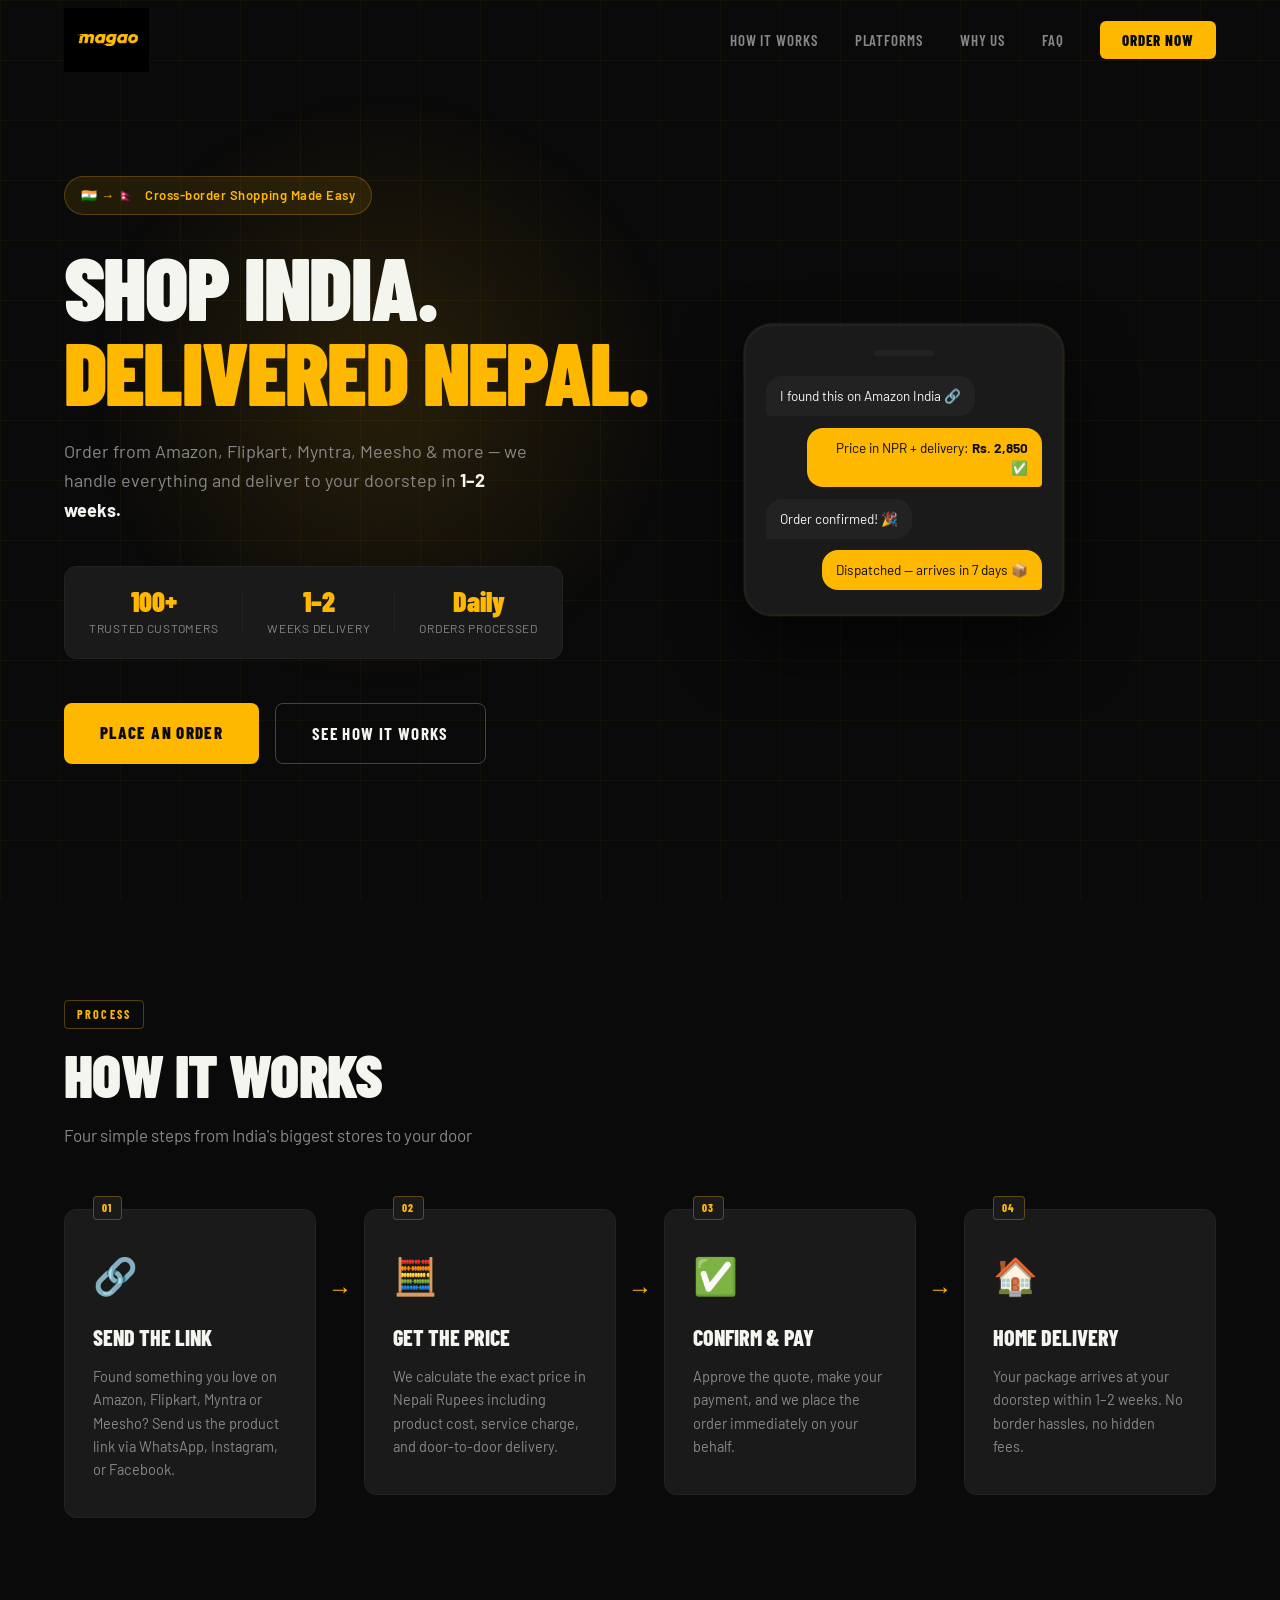
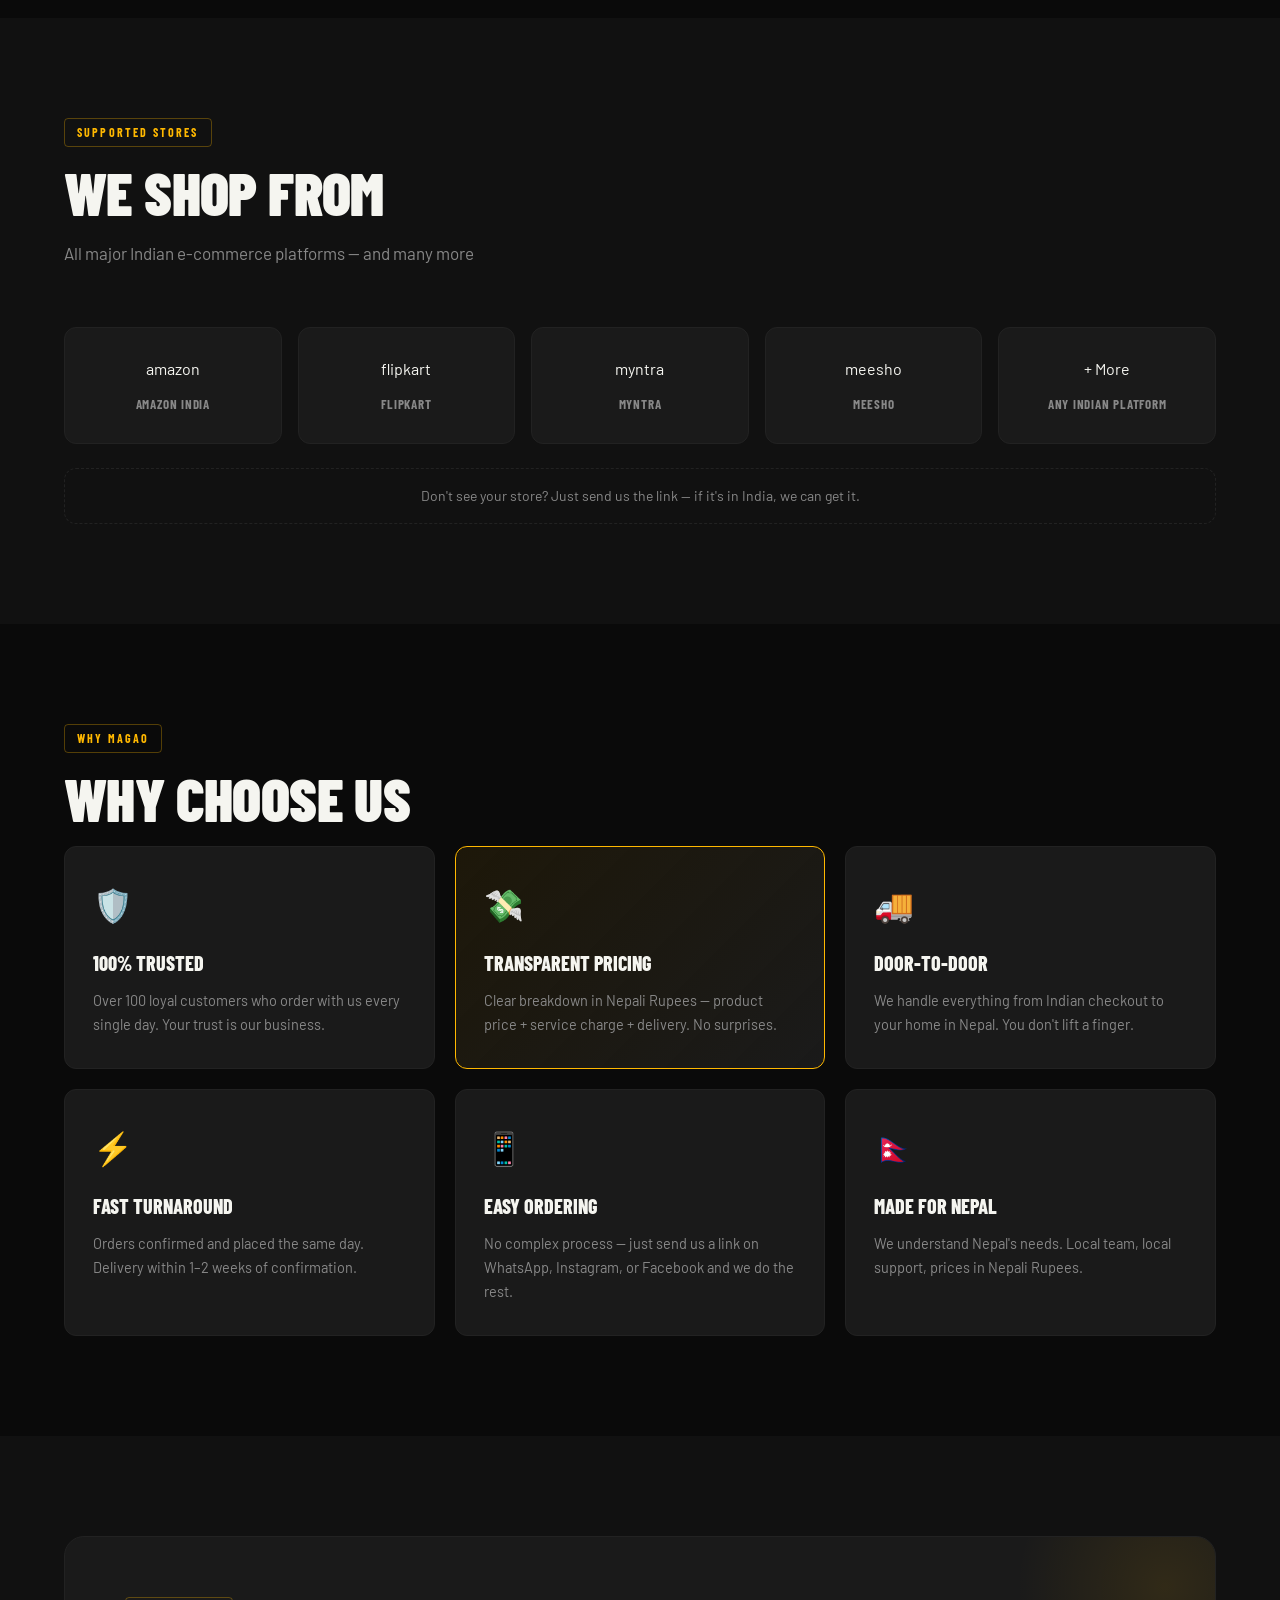
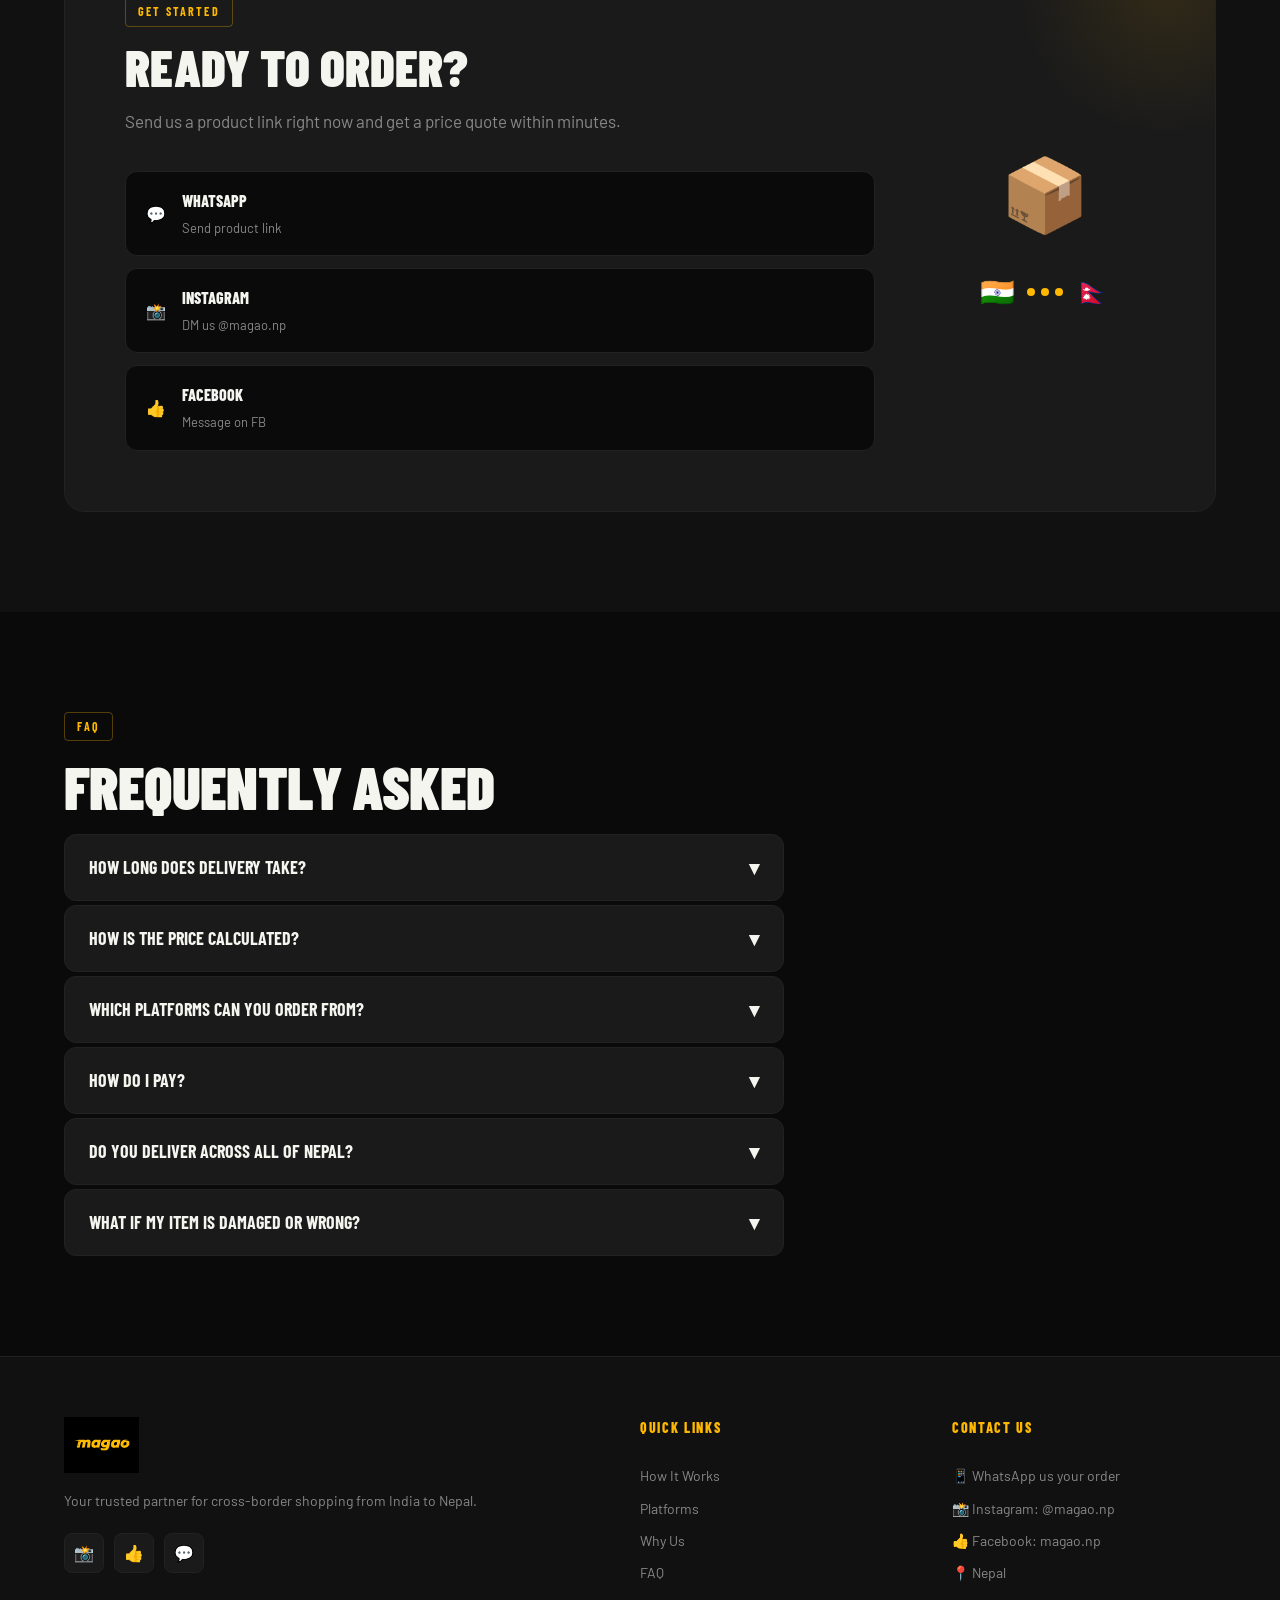
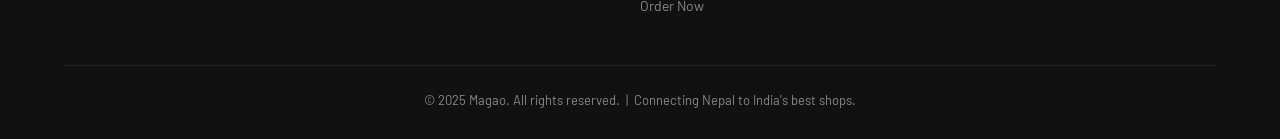
<file: magao.html>
<!DOCTYPE html>
<html lang="en">
<head>
  <meta charset="UTF-8" />
  <meta name="viewport" content="width=device-width, initial-scale=1.0" />
  <title>Magao — Order from India, Delivered to Nepal</title>
  <link rel="stylesheet" href="style.css" />
  <link rel="preconnect" href="https://fonts.googleapis.com" />
  <link rel="preconnect" href="https://fonts.gstatic.com" crossorigin />
  <link href="https://fonts.googleapis.com/css2?family=Barlow+Condensed:wght@400;600;700;800;900&family=Barlow:wght@300;400;500;600&display=swap" rel="stylesheet" />
</head>
<body>

  <!-- NAV -->
  <nav id="navbar">
    <div class="nav-inner">
      <a href="#" class="nav-logo">
        <img src="Magao_Yellow-05.png" alt="Magao" />
      </a>
      <ul class="nav-links">
        <li><a href="#how-it-works">How It Works</a></li>
        <li><a href="#platforms">Platforms</a></li>
        <li><a href="#why-us">Why Us</a></li>
        <li><a href="#faq">FAQ</a></li>
        <li><a href="#order" class="nav-cta">Order Now</a></li>
      </ul>
      <button class="hamburger" id="hamburger" aria-label="Toggle menu">
        <span></span><span></span><span></span>
      </button>
    </div>
    <div class="mobile-menu" id="mobile-menu">
      <a href="#how-it-works">How It Works</a>
      <a href="#platforms">Platforms</a>
      <a href="#why-us">Why Us</a>
      <a href="#faq">FAQ</a>
      <a href="#order" class="mobile-cta">Order Now</a>
    </div>
  </nav>

  <!-- HERO -->
  <section class="hero" id="hero">
    <div class="hero-bg">
      <div class="hero-grid"></div>
      <div class="hero-glow"></div>
    </div>
    <div class="hero-content">
      <div class="hero-badge">🇮🇳 → 🇳🇵 &nbsp; Cross-border Shopping Made Easy</div>
      <h1 class="hero-title">
        Shop India.<br />
        <span class="accent">Delivered Nepal.</span>
      </h1>
      <p class="hero-sub">
        Order from Amazon, Flipkart, Myntra, Meesho &amp; more —
        we handle everything and deliver to your doorstep in <strong>1–2 weeks.</strong>
      </p>
      <div class="hero-stats">
        <div class="stat">
          <span class="stat-num">100+</span>
          <span class="stat-label">Trusted Customers</span>
        </div>
        <div class="stat-divider"></div>
        <div class="stat">
          <span class="stat-num">1–2</span>
          <span class="stat-label">Weeks Delivery</span>
        </div>
        <div class="stat-divider"></div>
        <div class="stat">
          <span class="stat-num">Daily</span>
          <span class="stat-label">Orders Processed</span>
        </div>
      </div>
      <div class="hero-actions">
        <a href="#order" class="btn-primary">Place an Order</a>
        <a href="#how-it-works" class="btn-ghost">See How It Works</a>
      </div>
    </div>
    <div class="hero-visual">
      <div class="phone-mockup">
        <div class="phone-screen">
          <div class="chat-bubble left">I found this on Amazon India 🔗</div>
          <div class="chat-bubble right">Price in NPR + delivery: <strong>Rs. 2,850</strong> ✅</div>
          <div class="chat-bubble left">Order confirmed! 🎉</div>
          <div class="chat-bubble right">Dispatched — arrives in 7 days 📦</div>
        </div>
      </div>
    </div>
  </section>

  <!-- HOW IT WORKS -->
  <section class="section how-it-works" id="how-it-works">
    <div class="container">
      <div class="section-label">Process</div>
      <h2 class="section-title">How It Works</h2>
      <p class="section-sub">Four simple steps from India's biggest stores to your door</p>
      <div class="steps">
        <div class="step" data-step="01">
          <div class="step-icon">🔗</div>
          <h3>Send the Link</h3>
          <p>Found something you love on Amazon, Flipkart, Myntra or Meesho? Send us the product link via WhatsApp, Instagram, or Facebook.</p>
        </div>
        <div class="step-arrow">→</div>
        <div class="step" data-step="02">
          <div class="step-icon">🧮</div>
          <h3>Get the Price</h3>
          <p>We calculate the exact price in Nepali Rupees including product cost, service charge, and door-to-door delivery.</p>
        </div>
        <div class="step-arrow">→</div>
        <div class="step" data-step="03">
          <div class="step-icon">✅</div>
          <h3>Confirm &amp; Pay</h3>
          <p>Approve the quote, make your payment, and we place the order immediately on your behalf.</p>
        </div>
        <div class="step-arrow">→</div>
        <div class="step" data-step="04">
          <div class="step-icon">🏠</div>
          <h3>Home Delivery</h3>
          <p>Your package arrives at your doorstep within 1–2 weeks. No border hassles, no hidden fees.</p>
        </div>
      </div>
    </div>
  </section>

  <!-- PLATFORMS -->
  <section class="section platforms" id="platforms">
    <div class="container">
      <div class="section-label">Supported Stores</div>
      <h2 class="section-title">We Shop From</h2>
      <p class="section-sub">All major Indian e-commerce platforms — and many more</p>
      <div class="platforms-grid">
        <div class="platform-card amazon">
          <div class="platform-logo">amazon</div>
          <span>Amazon India</span>
        </div>
        <div class="platform-card flipkart">
          <div class="platform-logo">flipkart</div>
          <span>Flipkart</span>
        </div>
        <div class="platform-card myntra">
          <div class="platform-logo">myntra</div>
          <span>Myntra</span>
        </div>
        <div class="platform-card meesho">
          <div class="platform-logo">meesho</div>
          <span>Meesho</span>
        </div>
        <div class="platform-card other">
          <div class="platform-logo">+ More</div>
          <span>Any Indian Platform</span>
        </div>
      </div>
      <p class="platforms-note">Don't see your store? Just send us the link — if it's in India, we can get it.</p>
    </div>
  </section>

  <!-- WHY US -->
  <section class="section why-us" id="why-us">
    <div class="container">
      <div class="section-label">Why Magao</div>
      <h2 class="section-title">Why Choose Us</h2>
      <div class="features-grid">
        <div class="feature-card">
          <div class="feature-icon">🛡️</div>
          <h3>100% Trusted</h3>
          <p>Over 100 loyal customers who order with us every single day. Your trust is our business.</p>
        </div>
        <div class="feature-card highlight">
          <div class="feature-icon">💸</div>
          <h3>Transparent Pricing</h3>
          <p>Clear breakdown in Nepali Rupees — product price + service charge + delivery. No surprises.</p>
        </div>
        <div class="feature-card">
          <div class="feature-icon">🚚</div>
          <h3>Door-to-Door</h3>
          <p>We handle everything from Indian checkout to your home in Nepal. You don't lift a finger.</p>
        </div>
        <div class="feature-card">
          <div class="feature-icon">⚡</div>
          <h3>Fast Turnaround</h3>
          <p>Orders confirmed and placed the same day. Delivery within 1–2 weeks of confirmation.</p>
        </div>
        <div class="feature-card">
          <div class="feature-icon">📱</div>
          <h3>Easy Ordering</h3>
          <p>No complex process — just send us a link on WhatsApp, Instagram, or Facebook and we do the rest.</p>
        </div>
        <div class="feature-card">
          <div class="feature-icon">🇳🇵</div>
          <h3>Made for Nepal</h3>
          <p>We understand Nepal's needs. Local team, local support, prices in Nepali Rupees.</p>
        </div>
      </div>
    </div>
  </section>

  <!-- ORDER CTA -->
  <section class="section order-cta" id="order">
    <div class="container">
      <div class="cta-box">
        <div class="cta-content">
          <div class="section-label">Get Started</div>
          <h2>Ready to Order?</h2>
          <p>Send us a product link right now and get a price quote within minutes.</p>
          <div class="contact-channels">
            <a href="https://wa.me/977XXXXXXXXXX" class="channel whatsapp" target="_blank" rel="noopener">
              <span class="channel-icon">💬</span>
              <div>
                <strong>WhatsApp</strong>
                <small>Send product link</small>
              </div>
            </a>
            <a href="https://instagram.com/magao.np" class="channel instagram" target="_blank" rel="noopener">
              <span class="channel-icon">📸</span>
              <div>
                <strong>Instagram</strong>
                <small>DM us @magao.np</small>
              </div>
            </a>
            <a href="https://facebook.com/magao.np" class="channel facebook" target="_blank" rel="noopener">
              <span class="channel-icon">👍</span>
              <div>
                <strong>Facebook</strong>
                <small>Message on FB</small>
              </div>
            </a>
          </div>
        </div>
        <div class="cta-illustration">
          <div class="package-anim">
            <div class="pkg-box">📦</div>
            <div class="pkg-path">
              <span>🇮🇳</span>
              <div class="pkg-dots"><span></span><span></span><span></span></div>
              <span>🇳🇵</span>
            </div>
          </div>
        </div>
      </div>
    </div>
  </section>

  <!-- FAQ -->
  <section class="section faq-section" id="faq">
    <div class="container">
      <div class="section-label">FAQ</div>
      <h2 class="section-title">Frequently Asked</h2>
      <div class="faq-list">
        <div class="faq-item">
          <button class="faq-q">How long does delivery take? <span class="faq-chevron">▾</span></button>
          <div class="faq-a">Typically 1–2 weeks from the date of order confirmation. This includes order placement, shipping from India, and cross-border delivery to your doorstep in Nepal.</div>
        </div>
        <div class="faq-item">
          <button class="faq-q">How is the price calculated? <span class="faq-chevron">▾</span></button>
          <div class="faq-a">We convert the Indian product price to Nepali Rupees and add a service charge plus delivery charge. You get a full breakdown before confirming — no hidden fees.</div>
        </div>
        <div class="faq-item">
          <button class="faq-q">Which platforms can you order from? <span class="faq-chevron">▾</span></button>
          <div class="faq-a">We primarily order from Amazon India, Flipkart, Myntra, and Meesho. However, we can order from most Indian e-commerce platforms — just send us the link and we'll confirm.</div>
        </div>
        <div class="faq-item">
          <button class="faq-q">How do I pay? <span class="faq-chevron">▾</span></button>
          <div class="faq-a">We accept eSewa, Khalti, and bank transfers. Payment is required after you confirm the price quote and before we place your order.</div>
        </div>
        <div class="faq-item">
          <button class="faq-q">Do you deliver across all of Nepal? <span class="faq-chevron">▾</span></button>
          <div class="faq-a">Yes! We provide home delivery service across Nepal. Delivery charges may vary based on your location.</div>
        </div>
        <div class="faq-item">
          <button class="faq-q">What if my item is damaged or wrong? <span class="faq-chevron">▾</span></button>
          <div class="faq-a">We carefully inspect all packages before shipping. If an item arrives damaged or incorrect, contact us immediately via WhatsApp and we will do our best to resolve it.</div>
        </div>
      </div>
    </div>
  </section>

  <!-- FOOTER -->
  <footer class="footer">
    <div class="container">
      <div class="footer-top">
        <div class="footer-brand">
          <img src="Magao_Yellow-05.png" alt="Magao" class="footer-logo" />
          <p>Your trusted partner for cross-border shopping from India to Nepal.</p>
          <div class="footer-socials">
            <a href="https://instagram.com/magao.np" target="_blank" aria-label="Instagram">📸</a>
            <a href="https://facebook.com/magao.np" target="_blank" aria-label="Facebook">👍</a>
            <a href="https://wa.me/977XXXXXXXXXX" target="_blank" aria-label="WhatsApp">💬</a>
          </div>
        </div>
        <div class="footer-links">
          <h4>Quick Links</h4>
          <a href="#how-it-works">How It Works</a>
          <a href="#platforms">Platforms</a>
          <a href="#why-us">Why Us</a>
          <a href="#faq">FAQ</a>
          <a href="#order">Order Now</a>
        </div>
        <div class="footer-contact">
          <h4>Contact Us</h4>
          <p>📱 WhatsApp us your order</p>
          <p>📸 Instagram: @magao.np</p>
          <p>👍 Facebook: magao.np</p>
          <p>📍 Nepal</p>
        </div>
      </div>
      <div class="footer-bottom">
        <p>© 2025 Magao. All rights reserved. &nbsp;|&nbsp; Connecting Nepal to India's best shops.</p>
      </div>
    </div>
  </footer>

  <script src="script.js"></script>
</body>
</html>
</file>
<file: style.css>
/* =========================================
   MAGAO — Global Styles
   ========================================= */

:root {
  --gold: #FFB800;
  --gold-dark: #e6a500;
  --gold-light: #ffd04d;
  --black: #0a0a0a;
  --dark: #111111;
  --dark2: #1a1a1a;
  --dark3: #222222;
  --white: #f5f5f0;
  --gray: #888888;
  --gray-light: #444444;
  --font-display: 'Barlow Condensed', sans-serif;
  --font-body: 'Barlow', sans-serif;
  --radius: 12px;
  --radius-lg: 20px;
  --transition: 0.3s cubic-bezier(0.4, 0, 0.2, 1);
}

*, *::before, *::after { box-sizing: border-box; margin: 0; padding: 0; }
html { scroll-behavior: smooth; }
body {
  background: var(--black);
  color: var(--white);
  font-family: var(--font-body);
  font-size: 16px;
  line-height: 1.6;
  overflow-x: hidden;
}
a { text-decoration: none; color: inherit; }
img { display: block; max-width: 100%; }
ul { list-style: none; }
button { cursor: pointer; border: none; background: none; font-family: inherit; }

/* ---- NAVBAR ---- */
#navbar {
  position: fixed;
  top: 0; left: 0; right: 0;
  z-index: 100;
  background: transparent;
  transition: background var(--transition), box-shadow var(--transition);
}
#navbar.scrolled {
  background: rgba(10,10,10,0.97);
  box-shadow: 0 2px 24px rgba(0,0,0,0.5);
  backdrop-filter: blur(12px);
}
.nav-inner {
  max-width: 1200px;
  margin: 0 auto;
  padding: 0 24px;
  height: 80px;
  display: flex;
  align-items: center;
  justify-content: space-between;
}

/* LOGO — transparent background, bigger size */
.nav-logo {
  display: flex;
  align-items: center;
  background: transparent;
}
.nav-logo img {
  height: 64px;
  width: auto;
  background: transparent;
  mix-blend-mode: normal;
  /* Force no background bleed */
  image-rendering: auto;
}

.nav-links {
  display: flex;
  align-items: center;
  gap: 36px;
}
.nav-links a {
  font-family: var(--font-display);
  font-size: 15px;
  font-weight: 600;
  letter-spacing: 0.06em;
  text-transform: uppercase;
  color: var(--gray);
  transition: color var(--transition);
}
.nav-links a:hover { color: var(--white); }
.nav-cta {
  background: var(--gold) !important;
  color: var(--black) !important;
  padding: 10px 22px;
  border-radius: 6px;
  font-weight: 800 !important;
  transition: background var(--transition), transform var(--transition) !important;
}
.nav-cta:hover { background: var(--gold-light) !important; transform: translateY(-1px); }

.hamburger { display: none; flex-direction: column; gap: 5px; padding: 4px; }
.hamburger span { display: block; width: 24px; height: 2px; background: var(--white); border-radius: 2px; transition: var(--transition); }
.hamburger.open span:nth-child(1) { transform: translateY(7px) rotate(45deg); }
.hamburger.open span:nth-child(2) { opacity: 0; }
.hamburger.open span:nth-child(3) { transform: translateY(-7px) rotate(-45deg); }

.mobile-menu {
  display: none;
  flex-direction: column;
  background: var(--dark);
  padding: 16px 24px 24px;
  gap: 4px;
  border-top: 1px solid var(--dark3);
}
.mobile-menu a {
  padding: 12px 0;
  font-family: var(--font-display);
  font-size: 18px;
  font-weight: 700;
  text-transform: uppercase;
  letter-spacing: 0.06em;
  color: var(--gray);
  border-bottom: 1px solid var(--dark3);
}
.mobile-menu a:last-child { border-bottom: none; }
.mobile-cta { color: var(--gold) !important; }
.mobile-menu.open { display: flex; }

/* ---- SHARED ---- */
.container { max-width: 1200px; margin: 0 auto; padding: 0 24px; }
.section { padding: 100px 0; }
.section-label {
  display: inline-block;
  font-family: var(--font-display);
  font-size: 12px;
  font-weight: 700;
  letter-spacing: 0.18em;
  text-transform: uppercase;
  color: var(--gold);
  margin-bottom: 14px;
  padding: 4px 12px;
  border: 1px solid rgba(255,184,0,0.3);
  border-radius: 4px;
}
.section-title {
  font-family: var(--font-display);
  font-size: clamp(36px, 5vw, 60px);
  font-weight: 900;
  line-height: 1.05;
  text-transform: uppercase;
  letter-spacing: -0.01em;
  margin-bottom: 16px;
}
.section-sub { color: var(--gray); font-size: 17px; max-width: 540px; margin-bottom: 60px; }
.btn-primary {
  display: inline-block;
  background: var(--gold);
  color: var(--black);
  font-family: var(--font-display);
  font-size: 17px;
  font-weight: 800;
  text-transform: uppercase;
  letter-spacing: 0.08em;
  padding: 16px 36px;
  border-radius: 8px;
  transition: background var(--transition), transform var(--transition), box-shadow var(--transition);
}
.btn-primary:hover { background: var(--gold-light); transform: translateY(-2px); box-shadow: 0 8px 32px rgba(255,184,0,0.3); }
.btn-ghost {
  display: inline-block;
  color: var(--white);
  font-family: var(--font-display);
  font-size: 17px;
  font-weight: 700;
  text-transform: uppercase;
  letter-spacing: 0.08em;
  padding: 16px 36px;
  border-radius: 8px;
  border: 1px solid var(--gray-light);
  transition: border-color var(--transition), color var(--transition);
}
.btn-ghost:hover { border-color: var(--white); }

/* ---- HERO ---- */
.hero {
  min-height: 100vh;
  display: flex;
  align-items: center;
  padding: 100px 24px 60px;
  max-width: 1200px;
  margin: 0 auto;
  gap: 60px;
  position: relative;
}
.hero-bg { position: fixed; inset: 0; z-index: -1; pointer-events: none; }
.hero-grid {
  position: absolute; inset: 0;
  background-image: linear-gradient(rgba(255,184,0,0.04) 1px, transparent 1px), linear-gradient(90deg, rgba(255,184,0,0.04) 1px, transparent 1px);
  background-size: 60px 60px;
}
.hero-glow {
  position: absolute; top: 10%; left: 30%;
  width: 600px; height: 600px;
  background: radial-gradient(circle, rgba(255,184,0,0.12) 0%, transparent 70%);
  transform: translateX(-50%);
}
.hero-content { flex: 1; max-width: 620px; animation: fadeUp 0.8s ease both; }
.hero-badge {
  display: inline-flex;
  align-items: center;
  gap: 8px;
  font-size: 13px;
  font-weight: 600;
  color: var(--gold);
  background: rgba(255,184,0,0.1);
  border: 1px solid rgba(255,184,0,0.25);
  padding: 8px 16px;
  border-radius: 100px;
  margin-bottom: 28px;
  letter-spacing: 0.04em;
}
.hero-title {
  font-family: var(--font-display);
  font-size: clamp(52px, 7vw, 92px);
  font-weight: 900;
  line-height: 0.95;
  text-transform: uppercase;
  letter-spacing: -0.02em;
  margin-bottom: 24px;
}
.accent { color: var(--gold); }
.hero-sub { font-size: 18px; color: var(--gray); line-height: 1.65; margin-bottom: 40px; max-width: 480px; }
.hero-sub strong { color: var(--white); }
.hero-stats {
  display: flex;
  align-items: center;
  gap: 24px;
  margin-bottom: 44px;
  padding: 20px 24px;
  background: var(--dark2);
  border: 1px solid var(--dark3);
  border-radius: var(--radius);
  width: fit-content;
}
.stat { text-align: center; }
.stat-num { display: block; font-family: var(--font-display); font-size: 28px; font-weight: 900; color: var(--gold); line-height: 1; }
.stat-label { display: block; font-size: 12px; color: var(--gray); text-transform: uppercase; letter-spacing: 0.06em; margin-top: 4px; }
.stat-divider { width: 1px; height: 40px; background: var(--dark3); }
.hero-actions { display: flex; gap: 16px; flex-wrap: wrap; }

/* Phone mockup */
.hero-visual { flex: 0 0 320px; animation: fadeUp 0.8s 0.2s ease both; }
.phone-mockup {
  background: var(--dark2);
  border: 2px solid var(--dark3);
  border-radius: 28px;
  padding: 24px 20px;
  box-shadow: 0 32px 64px rgba(0,0,0,0.6), 0 0 0 1px rgba(255,184,0,0.1);
}
.phone-mockup::before {
  content: '';
  display: block;
  width: 60px; height: 6px;
  background: var(--dark3);
  border-radius: 3px;
  margin: 0 auto 20px;
}
.phone-screen { display: flex; flex-direction: column; gap: 12px; }
.chat-bubble {
  max-width: 85%;
  padding: 10px 14px;
  border-radius: 16px;
  font-size: 13.5px;
  line-height: 1.45;
  animation: bubbleIn 0.4s ease both;
}
.chat-bubble.left { background: var(--dark3); color: var(--white); border-bottom-left-radius: 4px; align-self: flex-start; }
.chat-bubble.right { background: var(--gold); color: var(--black); border-bottom-right-radius: 4px; align-self: flex-end; text-align: right; }
.chat-bubble:nth-child(1) { animation-delay: 0.6s; }
.chat-bubble:nth-child(2) { animation-delay: 1.0s; }
.chat-bubble:nth-child(3) { animation-delay: 1.4s; }
.chat-bubble:nth-child(4) { animation-delay: 1.8s; }

/* ---- JOURNEY SECTION ---- */
.journey-section {
  padding: 100px 0;
  background: var(--dark);
  overflow: hidden;
}
.journey-track {
  display: flex;
  align-items: center;
  justify-content: space-between;
  position: relative;
  flex-wrap: nowrap;
  gap: 0;
}

/* Individual node */
.journey-node {
  display: flex;
  flex-direction: column;
  align-items: center;
  text-align: center;
  flex: 0 0 auto;
  width: 120px;
  opacity: 0;
  transform: translateY(20px);
  transition: opacity 0.5s ease, transform 0.5s ease;
}
.journey-node.visible { opacity: 1; transform: none; }

.journey-icon-wrap {
  width: 72px; height: 72px;
  border-radius: 50%;
  background: var(--dark2);
  border: 2px solid var(--dark3);
  display: flex;
  align-items: center;
  justify-content: center;
  margin-bottom: 14px;
  position: relative;
  transition: border-color 0.4s ease, box-shadow 0.4s ease;
}
.journey-node.visible .journey-icon-wrap {
  border-color: var(--gold);
  box-shadow: 0 0 0 4px rgba(255,184,0,0.1), 0 0 20px rgba(255,184,0,0.2);
}
.journey-final { background: rgba(255,184,0,0.12) !important; border-color: var(--gold) !important; }
.journey-icon { font-size: 28px; }
.journey-label strong {
  display: block;
  font-family: var(--font-display);
  font-size: 14px;
  font-weight: 800;
  text-transform: uppercase;
  color: var(--white);
  margin-bottom: 4px;
}
.journey-label span { font-size: 11px; color: var(--gray); line-height: 1.4; display: block; }

/* Connector between nodes */
.journey-connector {
  flex: 1;
  display: flex;
  flex-direction: column;
  align-items: center;
  position: relative;
  min-width: 60px;
  padding-bottom: 36px;
}
.journey-dot-line {
  display: flex;
  gap: 6px;
  align-items: center;
  justify-content: center;
  margin-bottom: 8px;
}
.jdot {
  width: 6px; height: 6px;
  border-radius: 50%;
  background: var(--dark3);
  display: block;
  transition: background 0.3s ease;
  animation: dotPulse 2s ease-in-out infinite;
}
.jdot:nth-child(2) { animation-delay: 0.15s; }
.jdot:nth-child(3) { animation-delay: 0.30s; }
.jdot:nth-child(4) { animation-delay: 0.45s; }
.jdot:nth-child(5) { animation-delay: 0.60s; }

.journey-moving-icon {
  font-size: 20px;
  animation: moveRight 2.5s ease-in-out infinite;
  display: block;
}

/* ---- HOW IT WORKS ---- */
.how-it-works { background: var(--black); }
.steps { display: flex; align-items: flex-start; gap: 0; flex-wrap: wrap; }
.step {
  flex: 1;
  min-width: 200px;
  padding: 36px 28px;
  background: var(--dark2);
  border: 1px solid var(--dark3);
  border-radius: var(--radius);
  position: relative;
  transition: border-color var(--transition), transform var(--transition);
}
.step:hover { border-color: var(--gold); transform: translateY(-4px); }
.step::before {
  content: attr(data-step);
  position: absolute;
  top: -14px; left: 28px;
  font-family: var(--font-display);
  font-size: 11px;
  font-weight: 800;
  letter-spacing: 0.12em;
  color: var(--gold);
  background: var(--dark2);
  padding: 2px 8px;
  border: 1px solid rgba(255,184,0,0.3);
  border-radius: 4px;
}
.step-icon { font-size: 36px; margin-bottom: 16px; }
.step h3 { font-family: var(--font-display); font-size: 22px; font-weight: 800; text-transform: uppercase; margin-bottom: 10px; }
.step p { color: var(--gray); font-size: 14.5px; line-height: 1.6; }
.step-arrow { display: flex; align-items: center; justify-content: center; font-size: 24px; color: var(--gold); padding: 0 12px; margin-top: 60px; flex: 0 0 auto; }

/* ---- PLATFORMS ---- */
.platforms { background: var(--dark); }
.platforms-grid { display: flex; gap: 16px; flex-wrap: wrap; margin-bottom: 24px; }
.platform-card {
  flex: 1;
  min-width: 140px;
  display: flex;
  flex-direction: column;
  align-items: center;
  gap: 12px;
  padding: 28px 20px;
  border-radius: var(--radius);
  border: 1px solid var(--dark3);
  background: var(--dark2);
  transition: border-color var(--transition), transform var(--transition), box-shadow var(--transition);
  cursor: default;
}
.platform-card:hover { transform: translateY(-4px); box-shadow: 0 12px 32px rgba(0,0,0,0.4); }
.platform-card span {
  font-family: var(--font-display);
  font-size: 13px;
  font-weight: 700;
  text-transform: uppercase;
  letter-spacing: 0.06em;
  color: var(--gray);
}

/* Platform image wrapper — white pill background for logos */
.platform-img-wrap {
  width: 140px;
  height: 52px;
  background: #fff;
  border-radius: 8px;
  display: flex;
  align-items: center;
  justify-content: center;
  padding: 8px 16px;
  overflow: hidden;
}
.platform-img {
  max-width: 100%;
  max-height: 36px;
  width: auto;
  height: auto;
  object-fit: contain;
  display: block;
}
.ajio-wrap { background: #1a1a2e; } /* Ajio logo is light on dark */
.platform-plus {
  font-family: var(--font-display);
  font-size: 32px;
  font-weight: 900;
  color: var(--gold);
}

.amazon:hover { border-color: #FF9900; }
.flipkart:hover { border-color: #2E74D1; }
.myntra:hover { border-color: #FF3F6C; }
.meesho:hover { border-color: #934BDA; }
.nykaa:hover { border-color: #FC2779; }
.ajio:hover { border-color: #e63946; }
.other:hover { border-color: var(--gold); }

.platforms-note {
  color: var(--gray);
  font-size: 14px;
  text-align: center;
  padding: 16px;
  border: 1px dashed var(--dark3);
  border-radius: var(--radius);
}

/* ---- WHY US ---- */
.why-us { background: var(--black); }
.features-grid { display: grid; grid-template-columns: repeat(3, 1fr); gap: 20px; }
.feature-card {
  padding: 32px 28px;
  background: var(--dark2);
  border: 1px solid var(--dark3);
  border-radius: var(--radius);
  transition: border-color var(--transition), transform var(--transition);
}
.feature-card:hover { border-color: rgba(255,184,0,0.4); transform: translateY(-3px); }
.feature-card.highlight {
  border-color: var(--gold);
  background: linear-gradient(135deg, rgba(255,184,0,0.08) 0%, var(--dark2) 100%);
}
.feature-icon { font-size: 32px; margin-bottom: 16px; }
.feature-card h3 { font-family: var(--font-display); font-size: 20px; font-weight: 800; text-transform: uppercase; margin-bottom: 10px; }
.feature-card p { color: var(--gray); font-size: 14.5px; line-height: 1.65; }

/* ---- ORDER CTA ---- */
.order-cta { background: var(--dark); }
.cta-box {
  background: var(--dark2);
  border: 1px solid var(--dark3);
  border-radius: var(--radius-lg);
  padding: 60px;
  display: flex;
  gap: 60px;
  align-items: center;
  position: relative;
  overflow: hidden;
}
.cta-box::before {
  content: '';
  position: absolute;
  top: -100px; right: -100px;
  width: 300px; height: 300px;
  background: radial-gradient(circle, rgba(255,184,0,0.1) 0%, transparent 70%);
  pointer-events: none;
}
.cta-content { flex: 1; }
.cta-content h2 { font-family: var(--font-display); font-size: clamp(36px, 4vw, 56px); font-weight: 900; text-transform: uppercase; line-height: 1; margin-bottom: 16px; }
.cta-content p { color: var(--gray); font-size: 17px; margin-bottom: 36px; }
.cta-content p strong { color: var(--gold); }
.contact-channels { display: flex; flex-direction: column; gap: 12px; }
.channel {
  display: flex;
  align-items: center;
  gap: 16px;
  padding: 16px 20px;
  border-radius: var(--radius);
  border: 1px solid var(--dark3);
  background: var(--black);
  transition: border-color var(--transition), transform var(--transition);
}
.channel:hover { transform: translateX(6px); }
.channel.whatsapp:hover { border-color: #25D366; }
.channel.instagram:hover { border-color: #E1306C; }
.channel.facebook:hover { border-color: #1877F2; }
.channel.tiktok:hover { border-color: #fff; }
.channel-icon { display: flex; align-items: center; flex-shrink: 0; }
.channel strong { display: block; font-family: var(--font-display); font-size: 16px; font-weight: 800; text-transform: uppercase; }
.channel small { color: var(--gray); font-size: 13px; }

/* Package animation */
.cta-illustration { flex: 0 0 220px; text-align: center; }
.package-anim { display: flex; flex-direction: column; align-items: center; gap: 20px; }
.pkg-box { font-size: 72px; animation: float 2s ease-in-out infinite; }
.pkg-path { display: flex; align-items: center; gap: 12px; font-size: 28px; }
.pkg-dots { display: flex; gap: 6px; }
.pkg-dots span { width: 8px; height: 8px; background: var(--gold); border-radius: 50%; animation: pulse 1.2s ease-in-out infinite; }
.pkg-dots span:nth-child(2) { animation-delay: 0.2s; }
.pkg-dots span:nth-child(3) { animation-delay: 0.4s; }
.pkg-payment { display: flex; align-items: center; gap: 8px; margin-top: 4px; }
.pay-step {
  font-family: var(--font-display);
  font-size: 13px;
  font-weight: 700;
  text-transform: uppercase;
  color: var(--gray);
  padding: 6px 10px;
  border: 1px solid var(--dark3);
  border-radius: 6px;
}
.pay-active { color: var(--gold); border-color: rgba(255,184,0,0.4); background: rgba(255,184,0,0.08); }
.pay-arrow-txt { color: var(--gray); font-size: 14px; }

/* ---- FAQ ---- */
.faq-section { background: var(--black); }
.faq-list { max-width: 720px; display: flex; flex-direction: column; gap: 4px; }
.faq-item { border: 1px solid var(--dark3); border-radius: var(--radius); overflow: hidden; background: var(--dark2); }
.faq-q {
  width: 100%;
  display: flex;
  justify-content: space-between;
  align-items: center;
  padding: 20px 24px;
  font-family: var(--font-display);
  font-size: 18px;
  font-weight: 700;
  text-transform: uppercase;
  color: var(--white);
  text-align: left;
  transition: color var(--transition);
}
.faq-q:hover { color: var(--gold); }
.faq-chevron { font-size: 20px; transition: transform var(--transition); flex-shrink: 0; }
.faq-item.open .faq-chevron { transform: rotate(180deg); }
.faq-a {
  max-height: 0;
  overflow: hidden;
  padding: 0 24px;
  color: var(--gray);
  font-size: 15px;
  line-height: 1.7;
  transition: max-height 0.4s ease, padding var(--transition);
}
.faq-item.open .faq-a { max-height: 260px; padding: 0 24px 20px; }

/* ---- FOOTER ---- */
.footer { background: var(--dark); border-top: 1px solid var(--dark3); padding: 60px 0 28px; }
.footer-top { display: grid; grid-template-columns: 2fr 1fr 1fr; gap: 48px; margin-bottom: 48px; }
.footer-logo {
  height: 56px;
  width: auto;
  margin-bottom: 16px;
  background: transparent;
}
.footer-brand p { color: var(--gray); font-size: 14px; line-height: 1.7; margin-bottom: 20px; }
.footer-socials { display: flex; gap: 10px; }
.footer-socials a {
  display: flex;
  align-items: center;
  justify-content: center;
  width: 40px; height: 40px;
  background: var(--dark2);
  border: 1px solid var(--dark3);
  border-radius: 8px;
  transition: border-color var(--transition), transform var(--transition);
}
.footer-socials a:hover { border-color: var(--gold); transform: translateY(-2px); }
.footer-links h4, .footer-contact h4 {
  font-family: var(--font-display);
  font-size: 14px;
  font-weight: 800;
  text-transform: uppercase;
  letter-spacing: 0.12em;
  color: var(--gold);
  margin-bottom: 16px;
}
.footer-links { display: flex; flex-direction: column; gap: 10px; }
.footer-links a { color: var(--gray); font-size: 14px; transition: color var(--transition); }
.footer-links a:hover { color: var(--white); }
.footer-contact { display: flex; flex-direction: column; gap: 10px; }
.footer-contact p { color: var(--gray); font-size: 14px; }
.footer-bottom { border-top: 1px solid var(--dark3); padding-top: 24px; text-align: center; color: var(--gray); font-size: 13px; }

/* ---- ANIMATIONS ---- */
@keyframes fadeUp {
  from { opacity: 0; transform: translateY(30px); }
  to   { opacity: 1; transform: translateY(0); }
}
@keyframes bubbleIn {
  from { opacity: 0; transform: scale(0.85) translateY(8px); }
  to   { opacity: 1; transform: scale(1) translateY(0); }
}
@keyframes float {
  0%, 100% { transform: translateY(0); }
  50%       { transform: translateY(-10px); }
}
@keyframes pulse {
  0%, 100% { opacity: 0.3; transform: scale(0.8); }
  50%       { opacity: 1; transform: scale(1); }
}
@keyframes dotPulse {
  0%, 100% { background: var(--dark3); transform: scale(0.8); }
  50%       { background: var(--gold); transform: scale(1.2); }
}
@keyframes moveRight {
  0%   { transform: translateX(-8px); opacity: 0.4; }
  50%  { transform: translateX(4px);  opacity: 1; }
  100% { transform: translateX(-8px); opacity: 0.4; }
}

/* scroll-reveal */
.reveal {
  opacity: 0;
  transform: translateY(28px);
  transition: opacity 0.6s ease, transform 0.6s ease;
}
.reveal.visible { opacity: 1; transform: none; }

/* ---- RESPONSIVE ---- */
@media (max-width: 1024px) {
  .journey-track { flex-wrap: wrap; gap: 24px; justify-content: center; }
  .journey-connector { display: none; }
  .journey-node { width: 140px; opacity: 1; transform: none; }
}
@media (max-width: 900px) {
  .hero { flex-direction: column; padding-top: 120px; text-align: center; }
  .hero-content { max-width: 100%; }
  .hero-sub { margin: 0 auto 40px; }
  .hero-stats { margin: 0 auto 44px; }
  .hero-actions { justify-content: center; }
  .hero-visual { flex: none; width: 100%; max-width: 320px; margin: 0 auto; }
  .features-grid { grid-template-columns: repeat(2, 1fr); }
  .step-arrow { display: none; }
  .steps { gap: 16px; }
  .step { min-width: 100%; }
  .cta-box { flex-direction: column; padding: 40px 28px; }
  .cta-illustration { display: none; }
  .footer-top { grid-template-columns: 1fr; gap: 32px; }
  .nav-links { display: none; }
  .hamburger { display: flex; }
  .nav-inner { height: 72px; }
  .nav-logo img { height: 52px; }
}
@media (max-width: 600px) {
  .features-grid { grid-template-columns: 1fr; }
  .platforms-grid { gap: 10px; }
  .platform-card { min-width: calc(50% - 8px); }
  .platform-img-wrap { width: 110px; height: 44px; padding: 6px 12px; }
  .section { padding: 64px 0; }
  .hero-stats { flex-direction: column; gap: 16px; }
  .stat-divider { width: 80%; height: 1px; }
}
</file>
